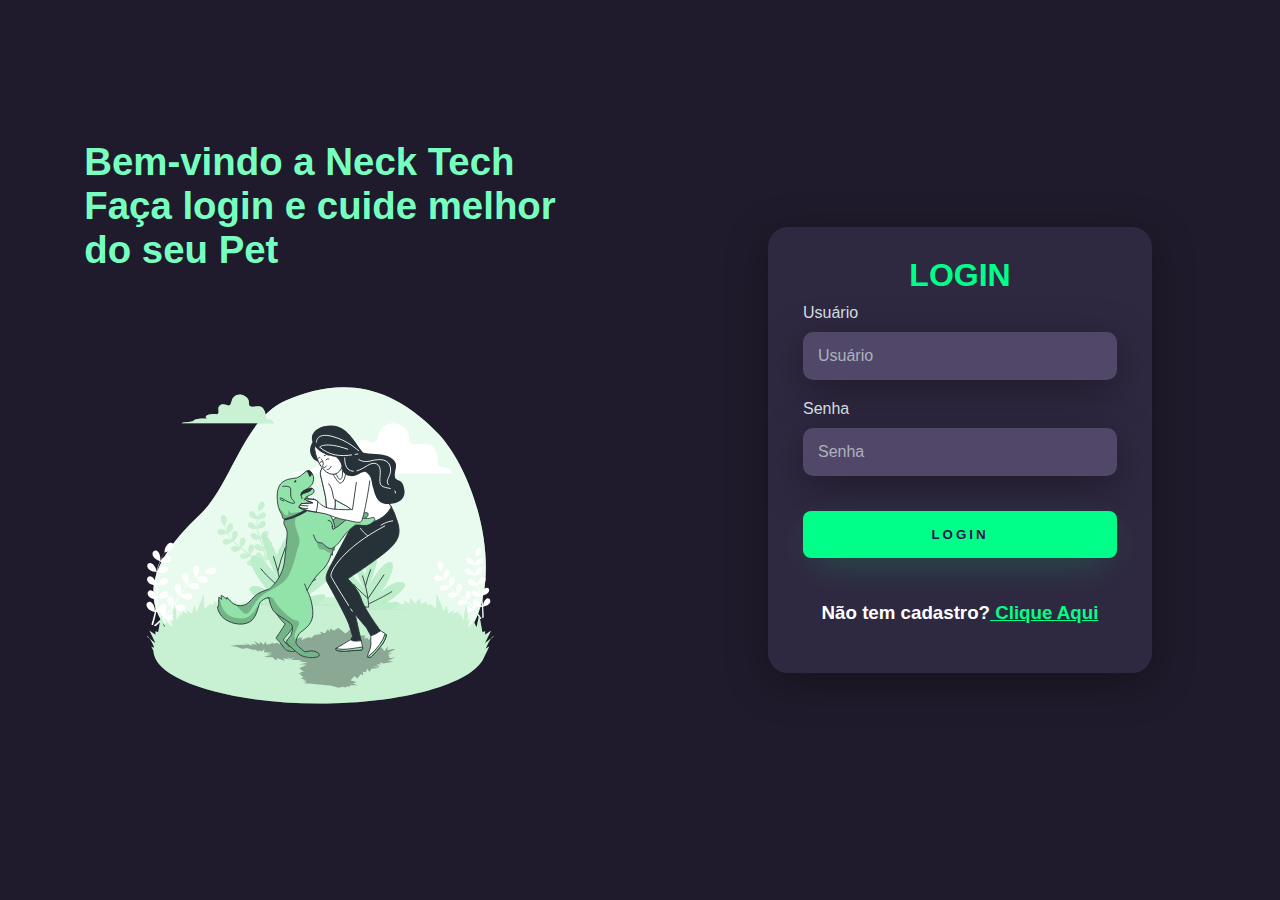
<file: index.html>
<!DOCTYPE html>
<html lang="pt-br">
<head>
    <meta charset="UTF-8">
    <meta http-equiv="X-UA-Compatible" content="IE=edge">
    <meta name="viewport" content="width=device-width, initial-scale=1.0">
    <title>NeckTech - Login</title>
    <link rel="stylesheet" href="main.css">
</head>
<body>
    <div class="main-login">
        <div class="left-login">
            <h1>Bem-vindo a Neck Tech<br>Faça login e cuide melhor<br> do seu Pet</h1>
            <img src="img_animated.svg" alt="logo">
        </div>
        <div class="right-login">
            <div class="card-login">
                <h1>LOGIN</h1>
                <div class="textfield">
                    <label for="usuario">Usuário</label>
                    <input type="text" name="usuario" placeholder="Usuário">
                </div>
                <div class="textfield">
                    <label for="senha">Senha</label>
                    <input type="password" name="senha" placeholder="Senha">
                </div>
                <button class="btn-login">Login</button>
                <h3 class="cad">Não tem cadastro?<a class="link-cad" href="cad.html"> Clique Aqui</a></h3>
            </div>
        </div>
    </div>
</body>
</html>
</file>
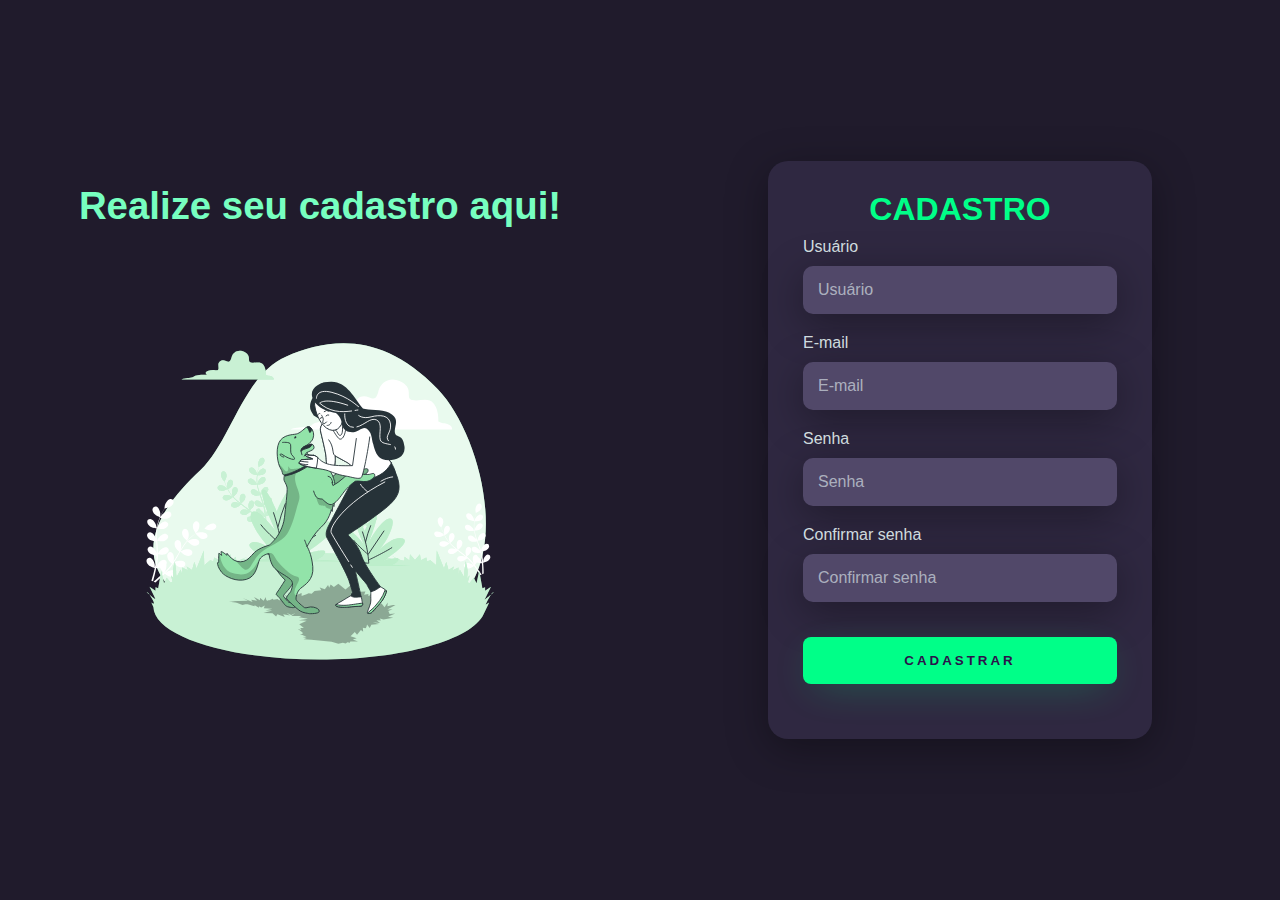
<file: cad.html>
<!DOCTYPE html>
<html lang="pt-br">
<head>
    <meta charset="UTF-8">
    <meta http-equiv="X-UA-Compatible" content="IE=edge">
    <meta name="viewport" content="width=device-width, initial-scale=1.0">
    <title>NeckTech - Login</title>
    <link rel="stylesheet" href="cad.css">
</head>
<body>
    <div class="main-login">
        <div class="left-login">
            <h1>Realize seu cadastro aqui!<br></h1>
            <img src="img_animated.svg" alt="logo">
        </div>
        <div class="right-login">
            <div class="card-login">
                <h1>CADASTRO</h1>
                <div class="textfield">
                    <label for="usuario">Usuário</label>
                    <input type="text" name="usuario" placeholder="Usuário">
                </div>
                <div class="textfield">
                    <label for="email">E-mail</label>
                    <input type="text" name="email" placeholder="E-mail">
                </div>
                <div class="textfield">
                    <label for="senha">Senha</label>
                    <input type="password" name="senha" placeholder="Senha">
                </div>
                <div class="textfield">
                    <label for="conf_senha">Confirmar senha</label>
                    <input type="password" name="senha2" placeholder="Confirmar senha">
                </div>
                <button type="submit" class="btn-login">Cadastrar</button>
            </div>
        </div>
    </div>
</body>
</html>
</file>
<file: main.css>
body{
    margin: 0;
    font-family: 'Noto Sans', sans-serif;
}
body *{
    box-sizing: border-box;
}
.main-login{
    width: 100vw;
    height: 100vh;
    background: #201b2c;
    display: flex;
    justify-content: center;
    align-items: center;
}
.left-login{
    width: 50vw;
    height: 100vh;
    display: flex;
    justify-content: center;
    align-items: center;
    flex-direction: column;
}
.left-login h1{
    font-size: 3vw;
    color: #77ffc0;
}
.left-login img{
    width: 35vw;
    margin: 20px 0px;
}
.right-login{
    width: 50vw;
    height: 100vh;
    display: flex;
    justify-content: center;
    align-items: center;
}
.card-login{
    width: 60%;
    display: flex;
    justify-content: center;
    align-items: center;
    flex-direction: column;
    padding: 30px 35px;
    background: #2f2841;
    border-radius: 20px;
    box-shadow: 0px 10px 40px #00000056;
}
.card-login h1{
    color: #00ff88;
    font-weight: 800;
    margin:0;
}
.textfield{
    width: 100%;
    display: flex;
    flex-direction: column;
    align-items: flex-start;
    justify-content: center;
    margin: 10px 0px;
}
.textfield input{
    width: 100%;
    border: none;
    border-radius: 10px;
    padding: 15px;
    background: #514869;
    color: #f0ffffde;
    font-size: 12pt;
    box-shadow: 0px 10px 40px #00000056;
    outline: none;
    box-sizing: border-box;
}
.textfield label{
    color: #f0ffffde;
    font-size: 12pt;
    margin-bottom: 10px;
}
.textfield input::placeholder{
    color: #f0ffff94;
}
.btn-login{
    width: 100%;
    padding: 16px 0px;
    margin: 25px;
    border: none;
    border-radius: 8px;
    outline: none;
    text-transform: uppercase;
    font-weight: 800;
    letter-spacing: 3px;
    color: #2b134b;
    background: #00ff88;
    cursor: pointer;
    box-shadow: 0px 10px 40px -12px #00ff8052;
}
.cad{
    color:white;
}
.link-cad{
    color: #00ff88;
}
@media only screen and (max-width: 950px){
    .card-login{
        width: 85%;
    }
}
@media only screen and (max-width: 600px){
    .main-login{
        flex-direction: column;
    }
    .left-login h1{
        display: none;
    }
    .left-login{
        width: 100%;
        height: auto;
    }
    .right-login{
        width: 100%;
        height: auto;
    }
    .left-login img{
        width: 50vw;
    }
    .card-login{
        width: 90%;
    }
}
</file>
<file: cad.css>
body{
    margin: 0;
    font-family: 'Noto Sans', sans-serif;
}
body *{
    box-sizing: border-box;
}
.main-login{
    width: 100vw;
    height: 100vh;
    background: #201b2c;
    display: flex;
    justify-content: center;
    align-items: center;
}
.left-login{
    width: 50vw;
    height: 100vh;
    display: flex;
    justify-content: center;
    align-items: center;
    flex-direction: column;
}
.left-login h1{
    font-size: 3vw;
    color: #77ffc0;
}
.left-login img{
    width: 35vw;
    margin: 20px 0px;
}
.right-login{
    width: 50vw;
    height: 100vh;
    display: flex;
    justify-content: center;
    align-items: center;
}
.card-login{
    width: 60%;
    display: flex;
    justify-content: center;
    align-items: center;
    flex-direction: column;
    padding: 30px 35px;
    background: #2f2841;
    border-radius: 20px;
    box-shadow: 0px 10px 40px #00000056;
}
.card-login h1{
    color: #00ff88;
    font-weight: 800;
    margin:0;
}
.textfield{
    width: 100%;
    display: flex;
    flex-direction: column;
    align-items: flex-start;
    justify-content: center;
    margin: 10px 0px;
}
.textfield input{
    width: 100%;
    border: none;
    border-radius: 10px;
    padding: 15px;
    background: #514869;
    color: #f0ffffde;
    font-size: 12pt;
    box-shadow: 0px 10px 40px #00000056;
    outline: none;
    box-sizing: border-box;
}
.textfield label{
    color: #f0ffffde;
    font-size: 12pt;
    margin-bottom: 10px;
}
.textfield input::placeholder{
    color: #f0ffff94;
}
.btn-login{
    width: 100%;
    padding: 16px 0px;
    margin: 25px;
    border: none;
    border-radius: 8px;
    outline: none;
    text-transform: uppercase;
    font-weight: 800;
    letter-spacing: 3px;
    color: #2b134b;
    background: #00ff88;
    cursor: pointer;
    box-shadow: 0px 10px 40px -12px #00ff8052;
}
@media only screen and (max-width: 950px){
    .card-login{
        width: 85%;
    }
}
@media only screen and (max-width: 600px){
    .main-login{
        flex-direction: column;
    }
    .left-login h1{
        display: none;
    }
    .left-login{
        width: 100%;
        height: auto;
    }
    .right-login{
        width: 100%;
        height: auto;
    }
    .left-login img{
        width: 50vw;
    }
    .card-login{
        width: 90%;
    }
}
</file>
